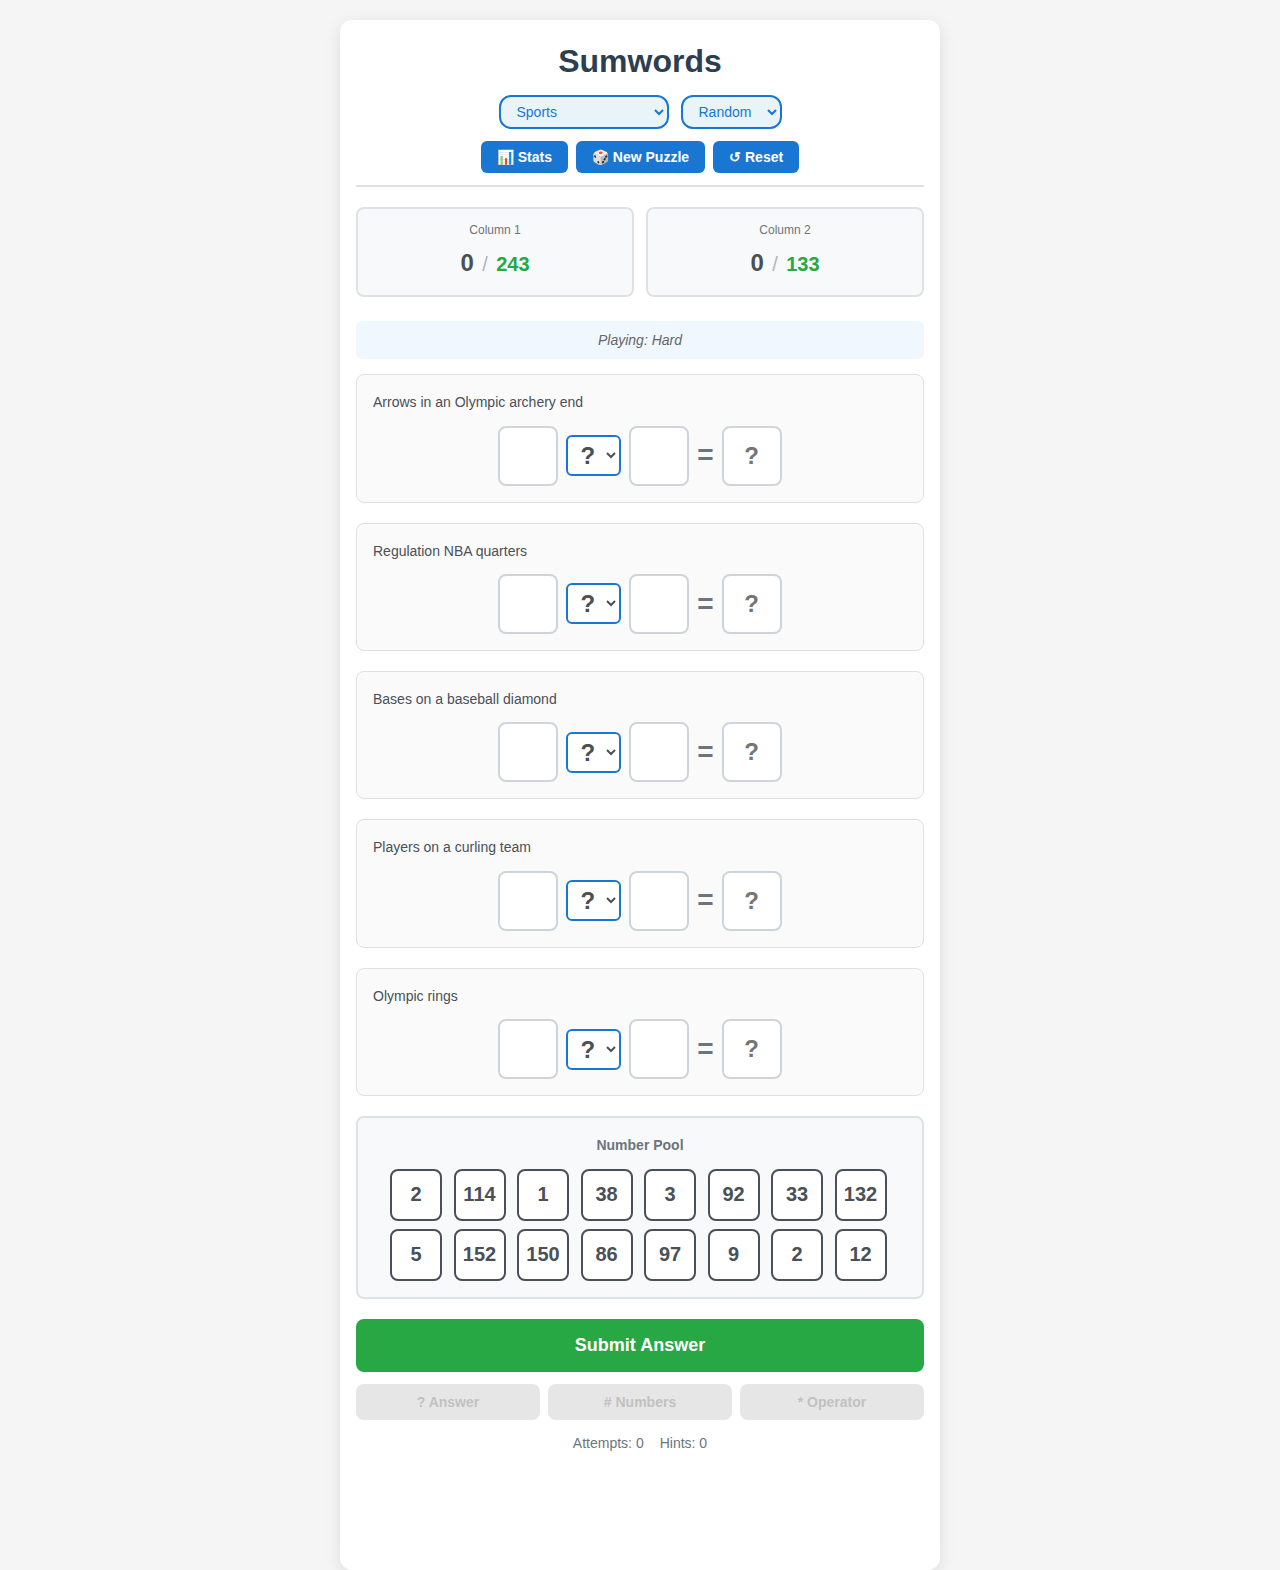
<file: index.html>
<!DOCTYPE html>
<html lang="en">
  <head>
    <meta charset="UTF-8" />
    <meta name="viewport" content="width=device-width, initial-scale=1.0" />
    <title>Sumwords - Know the Facts, Do the Math</title>
    <link rel="stylesheet" href="styles.css" />
  </head>
  <body>
    <!-- Resume Prompt Modal -->
    <div id="resume-modal" class="modal hidden">
      <div class="modal-content">
        <h2>Welcome Back!</h2>
        <p>You have an unfinished puzzle. Would you like to continue?</p>
        <div class="modal-buttons">
          <button id="resume-btn" class="btn btn-primary">Resume Puzzle</button>
          <button id="new-game-btn" class="btn btn-secondary">
            New Puzzle
          </button>
        </div>
      </div>
    </div>

    <!-- Statistics Modal -->
    <div id="stats-modal" class="modal hidden">
      <div class="modal-content stats-modal">
        <div class="modal-header">
          <h2>Statistics</h2>
          <button id="close-stats-btn" class="close-btn">&times;</button>
        </div>

        <div class="stats-section">
          <h3>Overall</h3>
          <div class="stats-grid">
            <div class="stat-item">
              <div class="stat-value" id="total-completed">0</div>
              <div class="stat-label">Completed</div>
            </div>
            <div class="stat-item">
              <div class="stat-value" id="total-attempts">0</div>
              <div class="stat-label">Total Attempts</div>
            </div>
            <div class="stat-item">
              <div class="stat-value" id="total-hints">0</div>
              <div class="stat-label">Total Hints</div>
            </div>
            <div class="stat-item">
              <div class="stat-value" id="perfect-games">0</div>
              <div class="stat-label">Perfect Games</div>
            </div>
            <div class="stat-item">
              <div class="stat-value" id="current-streak">0</div>
              <div class="stat-label">Current Streak</div>
            </div>
            <div class="stat-item">
              <div class="stat-value" id="best-streak">0</div>
              <div class="stat-label">Best Streak</div>
            </div>
          </div>
        </div>

        <div class="stats-section">
          <h3>By Difficulty</h3>

          <div class="difficulty-stats">
            <h4>Easy</h4>
            <div class="stats-row">
              <span>Completed:</span>
              <span id="easy-completed">0</span>
            </div>
            <div class="stats-row">
              <span>Attempts:</span>
              <span id="easy-attempts">0</span>
            </div>
            <div class="stats-row">
              <span>Hints Used:</span>
              <span id="easy-hints">0</span>
            </div>
            <div class="stats-row">
              <span>Perfect Games:</span>
              <span id="easy-perfect">0</span>
            </div>
            <div class="stats-row">
              <span>Avg Attempts:</span>
              <span id="easy-avg">0.0</span>
            </div>
          </div>

          <div class="difficulty-stats">
            <h4>Medium</h4>
            <div class="stats-row">
              <span>Completed:</span>
              <span id="medium-completed">0</span>
            </div>
            <div class="stats-row">
              <span>Attempts:</span>
              <span id="medium-attempts">0</span>
            </div>
            <div class="stats-row">
              <span>Hints Used:</span>
              <span id="medium-hints">0</span>
            </div>
            <div class="stats-row">
              <span>Perfect Games:</span>
              <span id="medium-perfect">0</span>
            </div>
            <div class="stats-row">
              <span>Avg Attempts:</span>
              <span id="medium-avg">0.0</span>
            </div>
          </div>

          <div class="difficulty-stats">
            <h4>Hard</h4>
            <div class="stats-row">
              <span>Completed:</span>
              <span id="hard-completed">0</span>
            </div>
            <div class="stats-row">
              <span>Attempts:</span>
              <span id="hard-attempts">0</span>
            </div>
            <div class="stats-row">
              <span>Hints Used:</span>
              <span id="hard-hints">0</span>
            </div>
            <div class="stats-row">
              <span>Perfect Games:</span>
              <span id="hard-perfect">0</span>
            </div>
            <div class="stats-row">
              <span>Avg Attempts:</span>
              <span id="hard-avg">0.0</span>
            </div>
          </div>

          <div class="difficulty-stats">
            <h4>Random</h4>
            <div class="stats-row">
              <span>Completed:</span>
              <span id="random-completed">0</span>
            </div>
            <div class="stats-row">
              <span>Attempts:</span>
              <span id="random-attempts">0</span>
            </div>
            <div class="stats-row">
              <span>Hints Used:</span>
              <span id="random-hints">0</span>
            </div>
            <div class="stats-row">
              <span>Perfect Games:</span>
              <span id="random-perfect">0</span>
            </div>
            <div class="stats-row">
              <span>Avg Attempts:</span>
              <span id="random-avg">0.0</span>
            </div>
          </div>
        </div>

        <div class="modal-footer">
          <button id="reset-stats-btn" class="btn btn-secondary">
            Reset Statistics
          </button>
        </div>
      </div>
    </div>

    <!-- Game Container -->
    <div class="game-container">
      <!-- Header -->
      <header class="game-header">
        <h1>Sumwords</h1>
        <div class="puzzle-info">
          <select id="category-select" class="puzzle-select">
            <option value="sports">Sports</option>
            <option value="history">History</option>
            <option value="geography">Geography</option>
            <option value="popculture">Pop Culture</option>
            <option value="science">Science</option>
            <option value="moviestv">Movies & TV</option>
            <option value="fooddrink">Food & Drink</option>
            <option value="technology">Technology</option>
            <option value="gamesliterature">Games & Literature</option>
            <option value="animalsnature">Animals & Nature</option>
            <option value="everything">Everything</option>
          </select>
          <select id="difficulty-select" class="puzzle-select">
            <option value="random">Random</option>
            <option value="easy">Easy</option>
            <option value="medium">Medium</option>
            <option value="hard">Hard</option>
          </select>
        </div>
        <div class="header-controls">
          <button class="btn-header" id="stats-btn">📊 Stats</button>
          <button class="btn-header" id="new-puzzle-btn">🎲 New Puzzle</button>
          <button class="btn-header" id="reset-btn">↺ Reset</button>
        </div>
      </header>

      <!-- Column Targets -->
      <div class="column-targets">
        <div class="target">
          <span class="label">Column 1</span>
          <span class="current" id="col1-current">0</span>
          <span class="separator">/</span>
          <span class="goal" id="col1-goal">36</span>
        </div>
        <div class="target">
          <span class="label">Column 2</span>
          <span class="current" id="col2-current">0</span>
          <span class="separator">/</span>
          <span class="goal" id="col2-goal">17</span>
        </div>
      </div>

      <!-- Assigned Difficulty (shows when Random is selected) -->
      <div
        id="assigned-difficulty"
        class="assigned-difficulty"
        style="display: none"
      ></div>

      <!-- Equations List -->
      <div class="equations-container">
        <!-- Equation 1 -->
        <div class="equation" data-equation="1">
          <div class="question">Super Bowls won by Tom Brady</div>
          <div class="equation-row">
            <button class="blank operand" data-position="op1-1"></button>
            <div class="operator-container" data-equation="1">
              <span class="operator">+</span>
              <select class="operator-select">
                <option value="">?</option>
                <option value="+">+</option>
                <option value="-">-</option>
                <option value="×">×</option>
                <option value="÷">÷</option>
              </select>
            </div>
            <button class="blank operand" data-position="op2-1"></button>
            <span class="equals">=</span>
            <input
              type="text"
              inputmode="numeric"
              pattern="[0-9]*"
              class="blank solution"
              data-position="sol-1"
              placeholder="?"
              maxlength="3"
            />
          </div>
        </div>

        <!-- Equation 2 -->
        <div class="equation" data-equation="2">
          <div class="question">Players on a basketball team</div>
          <div class="equation-row">
            <button class="blank operand" data-position="op1-2"></button>
            <div class="operator-container" data-equation="2">
              <span class="operator">+</span>
              <select class="operator-select">
                <option value="">?</option>
                <option value="+">+</option>
                <option value="-">-</option>
                <option value="×">×</option>
                <option value="÷">÷</option>
              </select>
            </div>
            <button class="blank operand" data-position="op2-2"></button>
            <span class="equals">=</span>
            <input
              type="text"
              inputmode="numeric"
              pattern="[0-9]*"
              class="blank solution"
              data-position="sol-2"
              placeholder="?"
              maxlength="3"
            />
          </div>
        </div>

        <!-- Equation 3 -->
        <div class="equation" data-equation="3">
          <div class="question">Innings in a baseball game</div>
          <div class="equation-row">
            <button class="blank operand" data-position="op1-3"></button>
            <div class="operator-container" data-equation="3">
              <span class="operator">+</span>
              <select class="operator-select">
                <option value="">?</option>
                <option value="+">+</option>
                <option value="-">-</option>
                <option value="×">×</option>
                <option value="÷">÷</option>
              </select>
            </div>
            <button class="blank operand" data-position="op2-3"></button>
            <span class="equals">=</span>
            <input
              type="text"
              inputmode="numeric"
              pattern="[0-9]*"
              class="blank solution"
              data-position="sol-3"
              placeholder="?"
              maxlength="3"
            />
          </div>
        </div>

        <!-- Equation 4 -->
        <div class="equation" data-equation="4">
          <div class="question">Points for an NFL touchdown</div>
          <div class="equation-row">
            <button class="blank operand" data-position="op1-4"></button>
            <div class="operator-container" data-equation="4">
              <span class="operator">+</span>
              <select class="operator-select">
                <option value="">?</option>
                <option value="+">+</option>
                <option value="-">-</option>
                <option value="×">×</option>
                <option value="÷">÷</option>
              </select>
            </div>
            <button class="blank operand" data-position="op2-4"></button>
            <span class="equals">=</span>
            <input
              type="text"
              inputmode="numeric"
              pattern="[0-9]*"
              class="blank solution"
              data-position="sol-4"
              placeholder="?"
              maxlength="3"
            />
          </div>
        </div>

        <!-- Equation 5 -->
        <div class="equation" data-equation="5">
          <div class="question">Frames in a game of bowling</div>
          <div class="equation-row">
            <button class="blank operand" data-position="op1-5"></button>
            <div class="operator-container" data-equation="5">
              <span class="operator">+</span>
              <select class="operator-select">
                <option value="">?</option>
                <option value="+">+</option>
                <option value="-">-</option>
                <option value="×">×</option>
                <option value="÷">÷</option>
              </select>
            </div>
            <button class="blank operand" data-position="op2-5"></button>
            <span class="equals">=</span>
            <input
              type="text"
              inputmode="numeric"
              pattern="[0-9]*"
              class="blank solution"
              data-position="sol-5"
              placeholder="?"
              maxlength="3"
            />
          </div>
        </div>

        <!-- Number Pool (bottom of screen) -->
        <div class="number-pool">
          <div class="pool-label">Number Pool</div>
          <div class="pool-numbers" id="number-pool">
            <!-- Numbers will be added by JavaScript -->
          </div>
        </div>

        <!-- Submit Button -->
        <div class="controls">
          <button class="btn-submit" id="submit-btn">Submit Answer</button>
          <div class="hint-buttons">
            <button
              class="btn-hint"
              id="reveal-answer-btn"
              disabled
              title="Reveal the answer for selected equation"
            >
              ? Answer
            </button>
            <button
              class="btn-hint"
              id="reveal-numbers-btn"
              disabled
              title="Reveal both numbers for selected equation"
            >
              # Numbers
            </button>
            <button
              class="btn-hint"
              id="reveal-operator-btn"
              disabled
              title="Reveal the operator for selected equation"
            >
              * Operator
            </button>
          </div>
          <div class="game-stats">
            <div class="attempts">
              Attempts: <span id="attempt-count">0</span>
            </div>
            <div class="hints">Hints: <span id="hint-count">0</span></div>
          </div>
        </div>

        <!-- Feedback Area -->
        <div class="feedback" id="feedback">
          <!-- Validation messages appear here -->
        </div>
      </div>

      <!-- Confetti Container -->
      <div class="confetti-container" id="confetti-container"></div>
    </div>
    <script src="game.js"></script>
  </body>
</html>
</file>
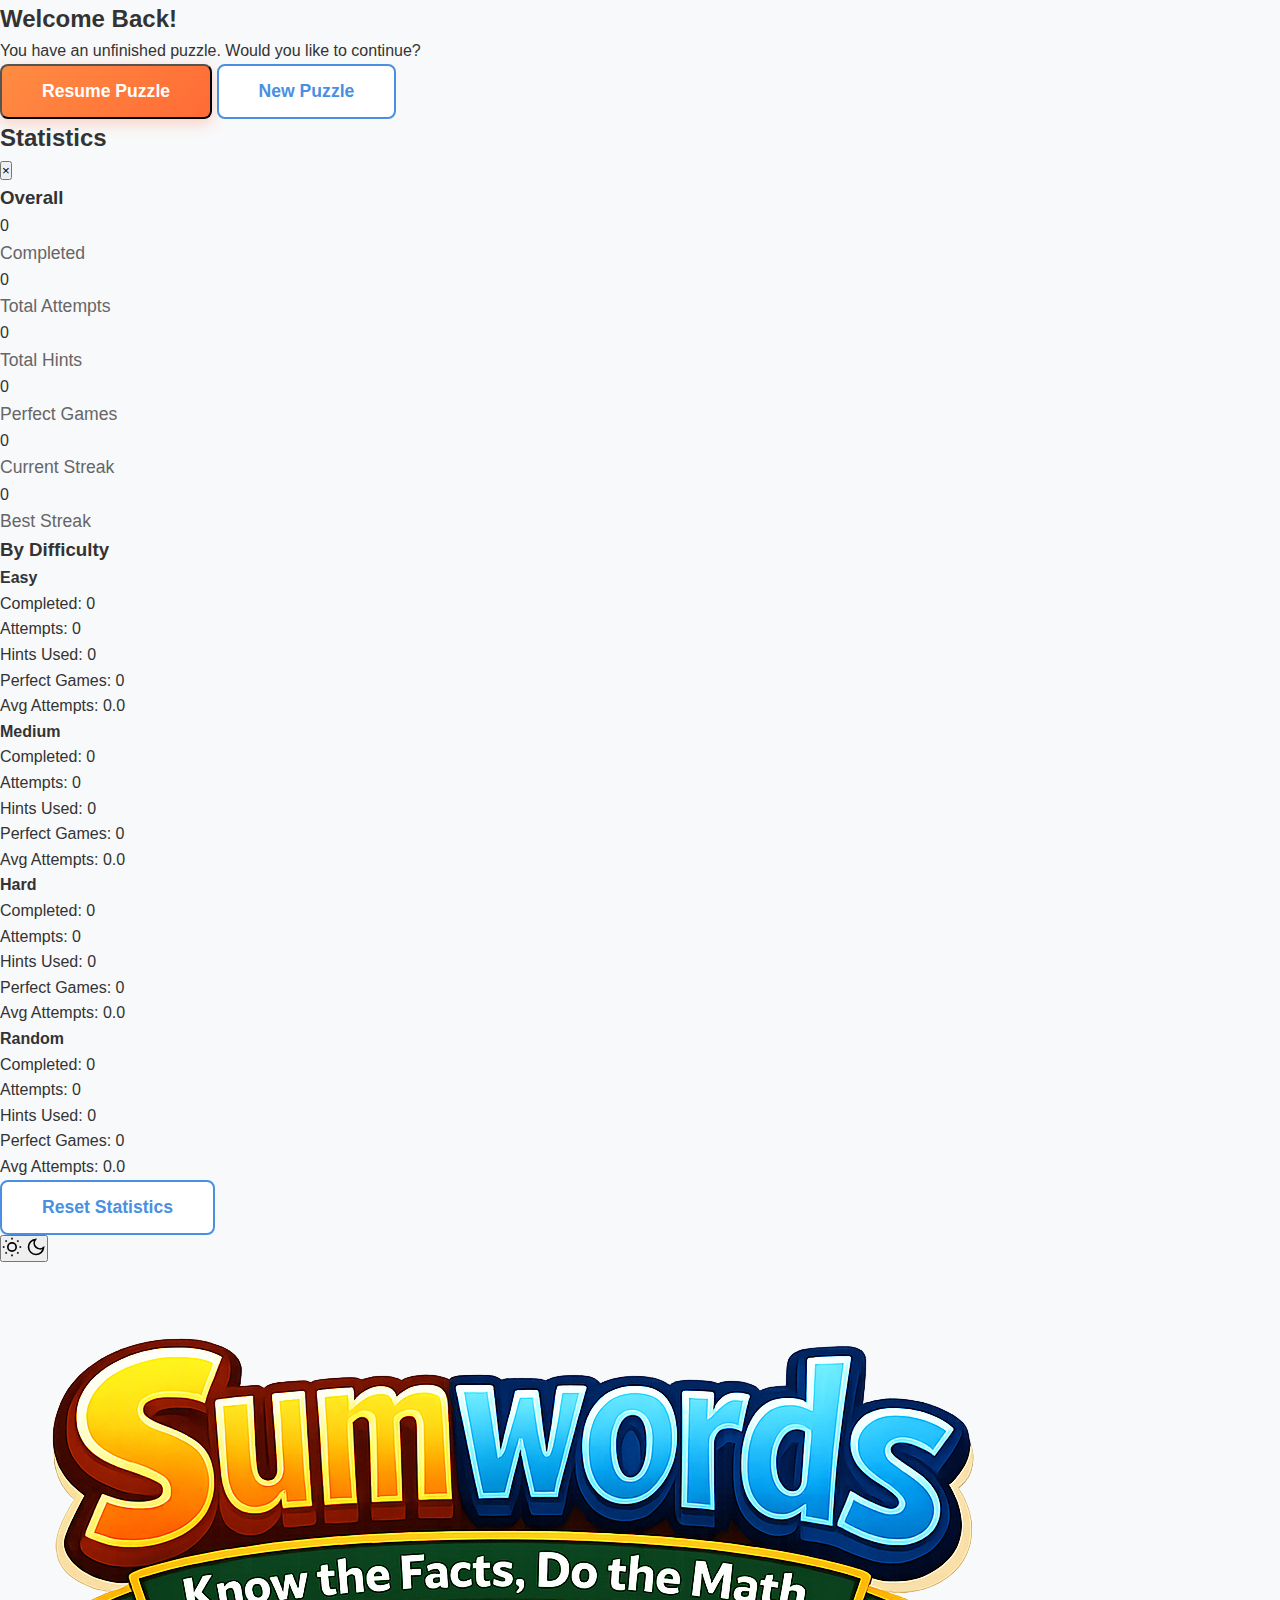
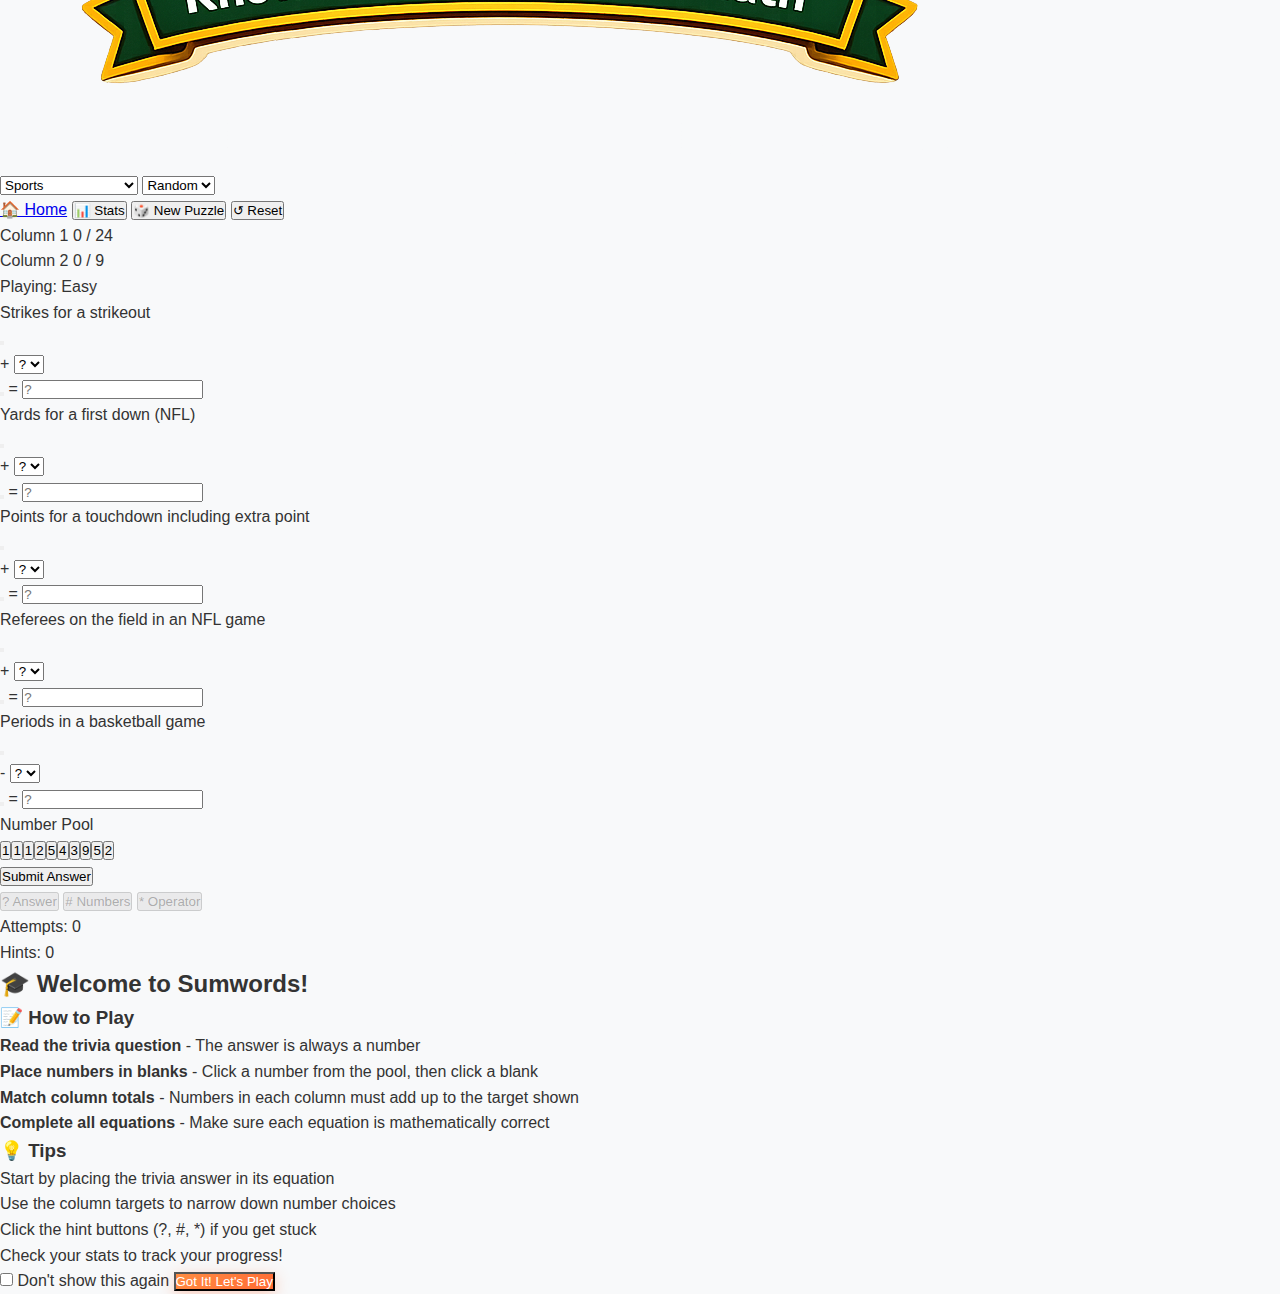
<file: landing/index.html>
<!DOCTYPE html>
<html lang="en">
  <head>
    <meta charset="UTF-8" />
    <meta name="viewport" content="width=device-width, initial-scale=1.0" />
    <title>Sumwords - Know the Facts, Do the Math</title>
    <link rel="stylesheet" href="styles.css" />
  </head>
  <body>
    <!-- Resume Prompt Modal -->
    <div id="resume-modal" class="modal hidden">
      <div class="modal-content">
        <h2>Welcome Back!</h2>
        <p>You have an unfinished puzzle. Would you like to continue?</p>
        <div class="modal-buttons">
          <button id="resume-btn" class="btn btn-primary">Resume Puzzle</button>
          <button id="new-game-btn" class="btn btn-secondary">
            New Puzzle
          </button>
        </div>
      </div>
    </div>

    <!-- Statistics Modal -->
    <div id="stats-modal" class="modal hidden">
      <div class="modal-content stats-modal">
        <div class="modal-header">
          <h2>Statistics</h2>
          <button id="close-stats-btn" class="close-btn">&times;</button>
        </div>

        <div class="stats-section">
          <h3>Overall</h3>
          <div class="stats-grid">
            <div class="stat-item">
              <div class="stat-value" id="total-completed">0</div>
              <div class="stat-label">Completed</div>
            </div>
            <div class="stat-item">
              <div class="stat-value" id="total-attempts">0</div>
              <div class="stat-label">Total Attempts</div>
            </div>
            <div class="stat-item">
              <div class="stat-value" id="total-hints">0</div>
              <div class="stat-label">Total Hints</div>
            </div>
            <div class="stat-item">
              <div class="stat-value" id="perfect-games">0</div>
              <div class="stat-label">Perfect Games</div>
            </div>
            <div class="stat-item">
              <div class="stat-value" id="current-streak">0</div>
              <div class="stat-label">Current Streak</div>
            </div>
            <div class="stat-item">
              <div class="stat-value" id="best-streak">0</div>
              <div class="stat-label">Best Streak</div>
            </div>
          </div>
        </div>

        <div class="stats-section">
          <h3>By Difficulty</h3>

          <div class="difficulty-stats">
            <h4>Easy</h4>
            <div class="stats-row">
              <span>Completed:</span>
              <span id="easy-completed">0</span>
            </div>
            <div class="stats-row">
              <span>Attempts:</span>
              <span id="easy-attempts">0</span>
            </div>
            <div class="stats-row">
              <span>Hints Used:</span>
              <span id="easy-hints">0</span>
            </div>
            <div class="stats-row">
              <span>Perfect Games:</span>
              <span id="easy-perfect">0</span>
            </div>
            <div class="stats-row">
              <span>Avg Attempts:</span>
              <span id="easy-avg">0.0</span>
            </div>
          </div>

          <div class="difficulty-stats">
            <h4>Medium</h4>
            <div class="stats-row">
              <span>Completed:</span>
              <span id="medium-completed">0</span>
            </div>
            <div class="stats-row">
              <span>Attempts:</span>
              <span id="medium-attempts">0</span>
            </div>
            <div class="stats-row">
              <span>Hints Used:</span>
              <span id="medium-hints">0</span>
            </div>
            <div class="stats-row">
              <span>Perfect Games:</span>
              <span id="medium-perfect">0</span>
            </div>
            <div class="stats-row">
              <span>Avg Attempts:</span>
              <span id="medium-avg">0.0</span>
            </div>
          </div>

          <div class="difficulty-stats">
            <h4>Hard</h4>
            <div class="stats-row">
              <span>Completed:</span>
              <span id="hard-completed">0</span>
            </div>
            <div class="stats-row">
              <span>Attempts:</span>
              <span id="hard-attempts">0</span>
            </div>
            <div class="stats-row">
              <span>Hints Used:</span>
              <span id="hard-hints">0</span>
            </div>
            <div class="stats-row">
              <span>Perfect Games:</span>
              <span id="hard-perfect">0</span>
            </div>
            <div class="stats-row">
              <span>Avg Attempts:</span>
              <span id="hard-avg">0.0</span>
            </div>
          </div>

          <div class="difficulty-stats">
            <h4>Random</h4>
            <div class="stats-row">
              <span>Completed:</span>
              <span id="random-completed">0</span>
            </div>
            <div class="stats-row">
              <span>Attempts:</span>
              <span id="random-attempts">0</span>
            </div>
            <div class="stats-row">
              <span>Hints Used:</span>
              <span id="random-hints">0</span>
            </div>
            <div class="stats-row">
              <span>Perfect Games:</span>
              <span id="random-perfect">0</span>
            </div>
            <div class="stats-row">
              <span>Avg Attempts:</span>
              <span id="random-avg">0.0</span>
            </div>
          </div>
        </div>

        <div class="modal-footer">
          <button id="reset-stats-btn" class="btn btn-secondary">
            Reset Statistics
          </button>
        </div>
      </div>
    </div>

    <!-- Theme Toggle Button -->
    <button id="theme-toggle" aria-label="Toggle dark mode">
      <svg
        class="sun-icon"
        width="20"
        height="20"
        viewBox="0 0 24 24"
        fill="none"
        stroke="currentColor"
        stroke-width="2"
      >
        <circle cx="12" cy="12" r="5"></circle>
        <line x1="12" y1="1" x2="12" y2="3"></line>
        <line x1="12" y1="21" x2="12" y2="23"></line>
        <line x1="4.22" y1="4.22" x2="5.64" y2="5.64"></line>
        <line x1="18.36" y1="18.36" x2="19.78" y2="19.78"></line>
        <line x1="1" y1="12" x2="3" y2="12"></line>
        <line x1="21" y1="12" x2="23" y2="12"></line>
        <line x1="4.22" y1="19.78" x2="5.64" y2="18.36"></line>
        <line x1="18.36" y1="5.64" x2="19.78" y2="4.22"></line>
      </svg>
      <svg
        class="moon-icon"
        width="20"
        height="20"
        viewBox="0 0 24 24"
        fill="none"
        stroke="currentColor"
        stroke-width="2"
      >
        <path d="M21 12.79A9 9 0 1 1 11.21 3 7 7 0 0 0 21 12.79z"></path>
      </svg>
    </button>

    <!-- Game Container -->
    <div class="game-container">
      <!-- Header -->
      <!-- Header -->
      <header class="game-header">
        <img
          src="Sumwords_Logo.png"
          alt="Sumwords - Know the Facts, Do the Math"
          class="game-logo"
        />
        <div class="puzzle-info">
          <select id="category-select" class="puzzle-select">
            <option value="sports">Sports</option>
            <option value="history">History</option>
            <option value="geography">Geography</option>
            <option value="popculture">Pop Culture</option>
            <option value="science">Science</option>
            <option value="moviestv">Movies & TV</option>
            <option value="fooddrink">Food & Drink</option>
            <option value="technology">Technology</option>
            <option value="gamesliterature">Games & Literature</option>
            <option value="animalsnature">Animals & Nature</option>
            <option value="everything">Everything</option>
          </select>
          <select id="difficulty-select" class="puzzle-select">
            <option value="random">Random</option>
            <option value="easy">Easy</option>
            <option value="medium">Medium</option>
            <option value="hard">Hard</option>
          </select>
        </div>
        <div class="header-controls">
          <a
            href="https://thebimsider.github.io/sumwords/landing/"
            class="btn-header btn-home"
            >🏠 Home</a
          >
          <button class="btn-header" id="stats-btn">📊 Stats</button>
          <button class="btn-header" id="new-puzzle-btn">🎲 New Puzzle</button>
          <button class="btn-header" id="reset-btn">↺ Reset</button>
        </div>
      </header>

      <!-- Column Targets -->
      <div class="column-targets">
        <div class="target">
          <span class="label">Column 1</span>
          <span class="current" id="col1-current">0</span>
          <span class="separator">/</span>
          <span class="goal" id="col1-goal">36</span>
        </div>
        <div class="target">
          <span class="label">Column 2</span>
          <span class="current" id="col2-current">0</span>
          <span class="separator">/</span>
          <span class="goal" id="col2-goal">17</span>
        </div>
      </div>

      <!-- Assigned Difficulty (shows when Random is selected) -->
      <div
        id="assigned-difficulty"
        class="assigned-difficulty"
        style="display: none"
      ></div>

      <!-- Equations List -->
      <div class="equations-container">
        <!-- Equation 1 -->
        <div class="equation" data-equation="1">
          <div class="question">Super Bowls won by Tom Brady</div>
          <div class="equation-row">
            <button class="blank operand" data-position="op1-1"></button>
            <div class="operator-container" data-equation="1">
              <span class="operator">+</span>
              <select class="operator-select">
                <option value="">?</option>
                <option value="+">+</option>
                <option value="-">-</option>
                <option value="×">×</option>
                <option value="÷">÷</option>
              </select>
            </div>
            <button class="blank operand" data-position="op2-1"></button>
            <span class="equals">=</span>
            <input
              type="text"
              inputmode="numeric"
              pattern="[0-9]*"
              class="blank solution"
              data-position="sol-1"
              placeholder="?"
              maxlength="3"
            />
          </div>
        </div>

        <!-- Equation 2 -->
        <div class="equation" data-equation="2">
          <div class="question">Players on a basketball team</div>
          <div class="equation-row">
            <button class="blank operand" data-position="op1-2"></button>
            <div class="operator-container" data-equation="2">
              <span class="operator">+</span>
              <select class="operator-select">
                <option value="">?</option>
                <option value="+">+</option>
                <option value="-">-</option>
                <option value="×">×</option>
                <option value="÷">÷</option>
              </select>
            </div>
            <button class="blank operand" data-position="op2-2"></button>
            <span class="equals">=</span>
            <input
              type="text"
              inputmode="numeric"
              pattern="[0-9]*"
              class="blank solution"
              data-position="sol-2"
              placeholder="?"
              maxlength="3"
            />
          </div>
        </div>

        <!-- Equation 3 -->
        <div class="equation" data-equation="3">
          <div class="question">Innings in a baseball game</div>
          <div class="equation-row">
            <button class="blank operand" data-position="op1-3"></button>
            <div class="operator-container" data-equation="3">
              <span class="operator">+</span>
              <select class="operator-select">
                <option value="">?</option>
                <option value="+">+</option>
                <option value="-">-</option>
                <option value="×">×</option>
                <option value="÷">÷</option>
              </select>
            </div>
            <button class="blank operand" data-position="op2-3"></button>
            <span class="equals">=</span>
            <input
              type="text"
              inputmode="numeric"
              pattern="[0-9]*"
              class="blank solution"
              data-position="sol-3"
              placeholder="?"
              maxlength="3"
            />
          </div>
        </div>

        <!-- Equation 4 -->
        <div class="equation" data-equation="4">
          <div class="question">Points for an NFL touchdown</div>
          <div class="equation-row">
            <button class="blank operand" data-position="op1-4"></button>
            <div class="operator-container" data-equation="4">
              <span class="operator">+</span>
              <select class="operator-select">
                <option value="">?</option>
                <option value="+">+</option>
                <option value="-">-</option>
                <option value="×">×</option>
                <option value="÷">÷</option>
              </select>
            </div>
            <button class="blank operand" data-position="op2-4"></button>
            <span class="equals">=</span>
            <input
              type="text"
              inputmode="numeric"
              pattern="[0-9]*"
              class="blank solution"
              data-position="sol-4"
              placeholder="?"
              maxlength="3"
            />
          </div>
        </div>

        <!-- Equation 5 -->
        <div class="equation" data-equation="5">
          <div class="question">Frames in a game of bowling</div>
          <div class="equation-row">
            <button class="blank operand" data-position="op1-5"></button>
            <div class="operator-container" data-equation="5">
              <span class="operator">+</span>
              <select class="operator-select">
                <option value="">?</option>
                <option value="+">+</option>
                <option value="-">-</option>
                <option value="×">×</option>
                <option value="÷">÷</option>
              </select>
            </div>
            <button class="blank operand" data-position="op2-5"></button>
            <span class="equals">=</span>
            <input
              type="text"
              inputmode="numeric"
              pattern="[0-9]*"
              class="blank solution"
              data-position="sol-5"
              placeholder="?"
              maxlength="3"
            />
          </div>
        </div>

        <!-- Number Pool (bottom of screen) -->
        <div class="number-pool">
          <div class="pool-label">Number Pool</div>
          <div class="pool-numbers" id="number-pool">
            <!-- Numbers will be added by JavaScript -->
          </div>
        </div>

        <!-- Submit Button -->
        <div class="controls">
          <button class="btn-submit" id="submit-btn">Submit Answer</button>
          <div class="hint-buttons">
            <button
              class="btn-hint"
              id="reveal-answer-btn"
              disabled
              title="Reveal the answer for selected equation"
            >
              ? Answer
            </button>
            <button
              class="btn-hint"
              id="reveal-numbers-btn"
              disabled
              title="Reveal both numbers for selected equation"
            >
              # Numbers
            </button>
            <button
              class="btn-hint"
              id="reveal-operator-btn"
              disabled
              title="Reveal the operator for selected equation"
            >
              * Operator
            </button>
          </div>
          <div class="game-stats">
            <div class="attempts">
              Attempts: <span id="attempt-count">0</span>
            </div>
            <div class="hints">Hints: <span id="hint-count">0</span></div>
          </div>
        </div>

        <!-- Feedback Area -->
        <div class="feedback" id="feedback">
          <!-- Validation messages appear here -->
        </div>
      </div>

      <!-- Confetti Container -->
      <div class="confetti-container" id="confetti-container"></div>
    </div>

    <!-- Tutorial Overlay -->
    <div id="tutorial-overlay" class="modal hidden">
      <div class="modal-content tutorial-content">
        <div class="modal-header">
          <h2>🎓 Welcome to Sumwords!</h2>
        </div>
        <div class="modal-body tutorial-body">
          <div class="tutorial-section">
            <h3>📝 How to Play</h3>
            <ol class="tutorial-list">
              <li>
                <strong>Read the trivia question</strong> - The answer is always
                a number
              </li>
              <li>
                <strong>Place numbers in blanks</strong> - Click a number from
                the pool, then click a blank
              </li>
              <li>
                <strong>Match column totals</strong> - Numbers in each column
                must add up to the target shown
              </li>
              <li>
                <strong>Complete all equations</strong> - Make sure each
                equation is mathematically correct
              </li>
            </ol>
          </div>

          <div class="tutorial-section">
            <h3>💡 Tips</h3>
            <ul class="tutorial-list">
              <li>Start by placing the trivia answer in its equation</li>
              <li>Use the column targets to narrow down number choices</li>
              <li>Click the hint buttons (?, #, *) if you get stuck</li>
              <li>Check your stats to track your progress!</li>
            </ul>
          </div>

          <div class="tutorial-footer">
            <label class="tutorial-checkbox">
              <input type="checkbox" id="tutorial-dont-show" />
              <span>Don't show this again</span>
            </label>
            <button class="btn-primary" id="tutorial-close">
              Got It! Let's Play
            </button>
          </div>
        </div>
      </div>
    </div>

    <script src="game.js"></script>
  </body>
</html>
</file>
<file: styles.css>
/* ===================================
   RESET & BASE STYLES
   =================================== */

* {
  margin: 0;
  padding: 0;
  box-sizing: border-box;
}

body {
  font-family: -apple-system, BlinkMacSystemFont, 'Segoe UI', Roboto, Oxygen,
    Ubuntu, Cantarell, sans-serif;
  background-color: #f5f5f5;
  color: #333;
  line-height: 1.6;
}

/* ===================================
   GAME CONTAINER
   =================================== */

.game-container {
  max-width: 600px;
  margin: 0 auto;
  padding: 16px;
  background-color: #fff;
  min-height: 100vh;
  display: flex;
  flex-direction: column;
}

/* ===================================
   HEADER
   =================================== */

.game-header {
  text-align: center;
  margin-bottom: 20px;
  padding-bottom: 12px;
  border-bottom: 2px solid #e0e0e0;
}

.game-header h1 {
  font-size: 32px;
  font-weight: 700;
  color: #2c3e50;
  margin-bottom: 8px;
}

.puzzle-info {
  display: flex;
  gap: 12px;
  justify-content: center;
  font-size: 14px;
}

.puzzle-select {
  padding: 6px 12px;
  border-radius: 12px;
  background-color: #e8f4f8;
  color: #1976d2;
  font-weight: 500;
  border: 2px solid #1976d2;
  font-size: 14px;
  cursor: pointer;
  transition: all 0.2s ease;
}

.puzzle-select:hover {
  background-color: #bbdefb;
}

.puzzle-select:focus {
  outline: none;
  box-shadow: 0 0 0 3px rgba(25, 118, 210, 0.2);
}

.header-controls {
  display: flex;
  gap: 8px;
  justify-content: center;
  margin-top: 12px;
}

.btn-header {
  padding: 8px 16px;
  font-size: 14px;
  font-weight: 600;
  color: #fff;
  background-color: #1976d2;
  border: none;
  border-radius: 6px;
  cursor: pointer;
  transition: all 0.2s ease;
}

.btn-header:hover {
  background-color: #1565c0;
  transform: translateY(-1px);
}

.btn-header:active {
  transform: translateY(0);
}

/* ===================================
   COLUMN TARGETS
   =================================== */

.column-targets {
  display: grid;
  grid-template-columns: 1fr 1fr;
  gap: 12px;
  margin-bottom: 24px;
}

.target {
  background-color: #f8f9fa;
  padding: 12px;
  border-radius: 8px;
  text-align: center;
  border: 2px solid #dee2e6;
}

.target .label {
  display: block;
  font-size: 12px;
  color: #6c757d;
  margin-bottom: 4px;
  font-weight: 500;
}

.target .current {
  font-size: 24px;
  font-weight: 700;
  color: #495057;
}

.target .separator {
  font-size: 20px;
  color: #adb5bd;
  margin: 0 4px;
}

.target .goal {
  font-size: 20px;
  font-weight: 600;
  color: #28a745;
}

/* Column target status colors */
.target.correct {
  border-color: #28a745;
  background-color: #d4edda;
}

.target.incorrect {
  border-color: #dc3545;
  background-color: #f8d7da;
}

.target.incomplete {
  border-color: #ffc107;
  background-color: #fff3cd;
}

/* Assigned Difficulty Label */
.assigned-difficulty {
  text-align: center;
  font-size: 14px;
  color: #666;
  padding: 8px;
  margin-bottom: 15px;
  font-style: italic;
  background: #f0f7ff;
  border-radius: 6px;
}

/* ===================================
   EQUATIONS
   =================================== */

.equations-container {
  flex: 1;
  margin-bottom: 20px;
}

.equation {
  margin-bottom: 20px;
  padding: 16px;
  background-color: #fafafa;
  border-radius: 8px;
  border: 1px solid #e0e0e0;
}

.equation.error {
  border-color: #dc3545;
  background-color: #fff5f5;
}

.equation.selected-for-hint {
  border-color: #ffc107;
  background-color: #fff9e6;
  box-shadow: 0 0 0 3px rgba(255, 193, 7, 0.2);
}

.equation.hinted {
  border-color: #17a2b8;
  background-color: #e7f7f9;
}

/* Hinted equation marker */
.equation.hinted::after {
  content: '💡';
  margin-left: 8px;
  font-size: 18px;
  opacity: 0.7;
}

.question {
  font-size: 14px;
  color: #495057;
  margin-bottom: 12px;
  font-weight: 500;
}

.equation-row {
  display: flex;
  align-items: center;
  justify-content: center;
  gap: 8px;
  font-size: 24px;
}

/* ===================================
   BLANKS (Operands & Solutions)
   =================================== */

.blank {
  width: 60px;
  height: 60px;
  font-size: 24px;
  font-weight: 700;
  border: 2px solid #ced4da;
  border-radius: 8px;
  background-color: #fff;
  cursor: pointer;
  transition: all 0.2s ease;
}

/* Operand blanks (buttons) */
.blank.operand {
  color: #495057;
}

.blank.operand:hover {
  border-color: #1976d2;
  background-color: #e3f2fd;
}

.blank.operand.selected {
  border-color: #0d47a1;
  background-color: #bbdefb;
  box-shadow: 0 0 0 3px rgba(25, 118, 210, 0.2);
}

/* Solution blanks (inputs) */
.blank.solution {
  text-align: center;
  color: #6c757d;
}

.blank.solution:focus {
  outline: none;
  border-color: #1976d2;
  background-color: #e3f2fd;
}

.blank.operand.filled {
  background-color: #e8f4f8;
  border-color: #1976d2;
}

/* Hint-revealed styling - HIGHER SPECIFICITY to override filled state */
.blank.operand.hint-revealed,
.blank.solution.hint-revealed {
  background-color: #fff3cd !important;
  border-color: #ffc107 !important;
  font-style: italic;
  color: #856404 !important;
}

.operator-select.hint-revealed {
  background-color: #fff3cd;
  border-color: #ffc107;
  font-style: italic;
  color: #856404;
}

.solution.hint-revealed {
  background-color: #fff3cd;
  border-color: #ffc107;
  font-style: italic;
  color: #856404;
}

.operator-select.hint-revealed {
  background-color: #fff3cd;
  border-color: #ffc107;
  font-style: italic;
  color: #856404;
}

/* No spinner removal needed - using text input with numeric keyboard */

/* ===================================
   OPERATORS & EQUALS
   =================================== */

.operator,
.equals {
  font-size: 28px;
  font-weight: 700;
  color: #6c757d;
  user-select: none;
}

/* Operator container for showing/hiding based on difficulty */
.operator-container {
  display: inline-block;
  min-width: 40px;
  text-align: center;
}

.operator-container .operator {
  display: inline;
}

.operator-container .operator.hidden {
  display: none;
}

.operator-container .operator-select {
  display: none;
}

.operator-container .operator-select.visible {
  display: inline-block;
}

.operator-select {
  font-size: 24px;
  font-weight: 700;
  color: #495057;
  border: 2px solid #1976d2;
  border-radius: 6px;
  background-color: #fff;
  padding: 4px 8px;
  cursor: pointer;
  text-align: center;
  min-width: 50px;
}

.operator-select:focus {
  outline: none;
  border-color: #0d47a1;
  background-color: #e3f2fd;
}

/* Style for selected operator */
.operator-select option {
  font-size: 18px;
}

/* ===================================
   NUMBER POOL
   =================================== */

.number-pool {
  background-color: #f8f9fa;
  padding: 16px;
  border-radius: 8px;
  border: 2px solid #dee2e6;
  margin-bottom: 20px;
}

.pool-label {
  font-size: 14px;
  font-weight: 600;
  color: #6c757d;
  margin-bottom: 12px;
  text-align: center;
}

.pool-numbers {
  display: grid;
  gap: 8px;
  margin: 0 auto;
}

/* Easy mode: 5×2 grid (10 numbers) */
.pool-numbers[data-difficulty='easy'] {
  grid-template-columns: repeat(5, 1fr);
  max-width: 320px;
}

/* Medium mode: 6×2 grid (12 numbers) */
.pool-numbers[data-difficulty='medium'] {
  grid-template-columns: repeat(6, 1fr);
  max-width: 380px;
}

/* Hard mode: 8×2 grid (16 numbers) */
.pool-numbers[data-difficulty='hard'] {
  grid-template-columns: repeat(8, 1fr);
  max-width: 500px;
}

.pool-number {
  width: 52px;
  height: 52px;
  font-size: 20px;
  font-weight: 700;
  border: 2px solid #495057;
  border-radius: 8px;
  background-color: #fff;
  color: #495057;
  cursor: pointer;
  transition: all 0.2s ease;
  display: flex;
  align-items: center;
  justify-content: center;
}

.pool-number:hover {
  border-color: #1976d2;
  background-color: #e3f2fd;
  transform: translateY(-2px);
}

.pool-number.selected {
  border-color: #0d47a1;
  background-color: #1976d2;
  color: #fff;
  box-shadow: 0 0 0 3px rgba(25, 118, 210, 0.3);
}

.pool-number.used {
  opacity: 0.3;
  cursor: not-allowed;
  pointer-events: none;
}

/* ===================================
   CONTROLS
   =================================== */
.controls {
  display: flex;
  flex-direction: column;
  gap: 12px;
  margin-bottom: 20px;
}

.hint-buttons {
  display: flex;
  gap: 8px;
  width: 100%;
}

.hint-buttons .btn-hint {
  flex: 1;
  padding: 10px 8px;
  font-size: 14px;
  white-space: nowrap;
}

.game-stats {
  display: flex;
  gap: 16px;
  justify-content: center;
}

.btn-submit {
  width: 100%;
  padding: 16px;
  font-size: 18px;
  font-weight: 700;
  color: #fff;
  background-color: #28a745;
  border: none;
  border-radius: 8px;
  cursor: pointer;
  transition: all 0.2s ease;
}

.btn-submit:hover {
  background-color: #218838;
  transform: translateY(-2px);
  box-shadow: 0 4px 8px rgba(0, 0, 0, 0.1);
}

.btn-submit:active {
  transform: translateY(0);
}

.btn-submit:disabled {
  background-color: #6c757d;
  cursor: not-allowed;
  transform: none;
}

.btn-hint {
  width: 100%;
  padding: 12px;
  font-size: 16px;
  font-weight: 600;
  color: #fff;
  background-color: #ffc107;
  border: none;
  border-radius: 8px;
  cursor: pointer;
  transition: all 0.2s ease;
}

.btn-hint:hover {
  background-color: #ffb300;
  transform: translateY(-1px);
}

.btn-hint:active {
  transform: translateY(0);
}

.btn-hint:disabled {
  background-color: #d6d6d6;
  color: #999;
  cursor: not-allowed;
  opacity: 0.6;
  transform: none;
}

.attempts,
.hints {
  text-align: center;
  font-size: 14px;
  color: #6c757d;
  font-weight: 500;
}

/* ===================================
   FEEDBACK
   =================================== */

.feedback {
  min-height: 60px;
  padding: 12px;
  border-radius: 8px;
  text-align: center;
  font-size: 14px;
  font-weight: 500;
}

.feedback.success {
  background-color: #d4edda;
  color: #155724;
  border: 2px solid #28a745;
}

.feedback.error {
  background-color: #f8d7da;
  color: #721c24;
  border: 2px solid #dc3545;
}

.feedback.warning {
  background-color: #fff3cd;
  color: #856404;
  border: 2px solid #ffc107;
}

/* ===================================
   RESPONSIVE ADJUSTMENTS
   =================================== */

@media (max-width: 480px) {
  .game-container {
    padding: 12px;
  }

  .blank {
    width: 52px;
    height: 52px;
    font-size: 20px;
  }

  .equation-row {
    font-size: 20px;
    gap: 6px;
  }

  .operator,
  .equals {
    font-size: 24px;
  }

  /* Medium difficulty: 3×4 grid on mobile */
  .pool-numbers[data-difficulty='medium'] {
    grid-template-columns: repeat(3, 1fr);
    max-width: 210px;
  }

  /* Hard difficulty: 4×4 grid on mobile */
  .pool-numbers[data-difficulty='hard'] {
    grid-template-columns: repeat(4, 1fr);
    max-width: 280px;
  }
}

@media (min-width: 768px) {
  .game-container {
    margin-top: 20px;
    border-radius: 12px;
    box-shadow: 0 4px 16px rgba(0, 0, 0, 0.1);
  }
}

/* ===================================
   CONFETTI ANIMATION
   =================================== */

.confetti-container {
  position: fixed;
  top: 0;
  left: 0;
  width: 100%;
  height: 100%;
  pointer-events: none;
  overflow: hidden;
  z-index: 9999;
}

.confetti {
  position: absolute;
  width: 10px;
  height: 10px;
  background-color: #f0f;
  top: -10px;
  opacity: 0;
  animation: confetti-fall 3s ease-out forwards;
}

@keyframes confetti-fall {
  0% {
    opacity: 1;
    transform: translateY(0) rotate(0deg);
  }
  100% {
    opacity: 0;
    transform: translateY(100vh) rotate(720deg);
  }
}

/* Confetti color variations */
.confetti:nth-child(5n + 1) {
  background-color: #ff6b6b;
}

.confetti:nth-child(5n + 2) {
  background-color: #4ecdc4;
}

.confetti:nth-child(5n + 3) {
  background-color: #ffe66d;
}

.confetti:nth-child(5n + 4) {
  background-color: #95e1d3;
}

.confetti:nth-child(5n + 5) {
  background-color: #f38181;
}

/* ===================================
   RESUME MODAL
   =================================== */

.modal {
  position: fixed;
  top: 0;
  left: 0;
  width: 100%;
  height: 100%;
  background-color: rgba(0, 0, 0, 0.7);
  display: flex;
  justify-content: center;
  align-items: center;
  z-index: 1000;
  transition: opacity 0.3s ease;
}

.modal.hidden {
  display: none;
}

.modal-content {
  background-color: white;
  padding: 2rem;
  border-radius: 12px;
  box-shadow: 0 4px 20px rgba(0, 0, 0, 0.3);
  max-width: 400px;
  width: 90%;
  text-align: center;
}

.modal-content h2 {
  margin: 0 0 1rem 0;
  color: #2c3e50;
  font-size: 1.5rem;
}

.modal-content p {
  margin: 0 0 1.5rem 0;
  color: #555;
  font-size: 1rem;
  line-height: 1.5;
}

.modal-buttons {
  display: flex;
  gap: 1rem;
  justify-content: center;
}

.modal-buttons .btn {
  flex: 1;
  padding: 0.75rem 1.5rem;
  font-size: 1rem;
  border: none;
  border-radius: 6px;
  cursor: pointer;
  transition: all 0.2s ease;
  font-weight: 500;
}

.btn-primary {
  background-color: #3498db;
  color: white;
}

.btn-primary:hover {
  background-color: #2980b9;
  transform: translateY(-1px);
}

.btn-secondary {
  background-color: #95a5a6;
  color: white;
}

.btn-secondary:hover {
  background-color: #7f8c8d;
  transform: translateY(-1px);
}

/* Mobile adjustments */
@media (max-width: 480px) {
  .modal-content {
    padding: 1.5rem;
  }

  .modal-buttons {
    flex-direction: column;
  }

  .modal-buttons .btn {
    width: 100%;
  }
}

/* ===================================
   STATISTICS MODAL
   =================================== */

.stats-modal {
  max-width: 600px;
  max-height: 80vh;
  overflow-y: auto;
}

.modal-header {
  display: flex;
  justify-content: space-between;
  align-items: center;
  margin-bottom: 1.5rem;
}

.modal-header h2 {
  margin: 0;
}

.close-btn {
  background: none;
  border: none;
  font-size: 2rem;
  color: #7f8c8d;
  cursor: pointer;
  padding: 0;
  width: 30px;
  height: 30px;
  display: flex;
  align-items: center;
  justify-content: center;
  transition: color 0.2s ease;
}

.close-btn:hover {
  color: #2c3e50;
}

.stats-section {
  margin-bottom: 2rem;
}

.stats-section h3 {
  margin: 0 0 1rem 0;
  color: #2c3e50;
  font-size: 1.2rem;
  border-bottom: 2px solid #3498db;
  padding-bottom: 0.5rem;
}

.stats-grid {
  display: grid;
  grid-template-columns: repeat(3, 1fr);
  gap: 1rem;
  margin-bottom: 1rem;
}

.stat-item {
  text-align: center;
  padding: 1rem;
  background-color: #f8f9fa;
  border-radius: 8px;
}

.stat-value {
  font-size: 2rem;
  font-weight: bold;
  color: #3498db;
  margin-bottom: 0.25rem;
}

.stat-label {
  font-size: 0.85rem;
  color: #555;
  text-transform: uppercase;
  letter-spacing: 0.5px;
}

.difficulty-stats {
  background-color: #f8f9fa;
  padding: 1rem;
  border-radius: 8px;
  margin-bottom: 1rem;
}

.difficulty-stats h4 {
  margin: 0 0 0.75rem 0;
  color: #2c3e50;
  font-size: 1rem;
}

.stats-row {
  display: flex;
  justify-content: space-between;
  padding: 0.5rem 0;
  border-bottom: 1px solid #e0e0e0;
}

.stats-row:last-child {
  border-bottom: none;
}

.stats-row span:first-child {
  color: #555;
}

.stats-row span:last-child {
  font-weight: bold;
  color: #2c3e50;
}

.modal-footer {
  margin-top: 1.5rem;
  padding-top: 1rem;
  border-top: 1px solid #e0e0e0;
  text-align: center;
}

/* Mobile adjustments */
@media (max-width: 640px) {
  .stats-modal {
    max-height: 90vh;
  }

  .stats-grid {
    grid-template-columns: repeat(2, 1fr);
  }

  .stat-value {
    font-size: 1.5rem;
  }

  .stat-label {
    font-size: 0.75rem;
  }
}

@media (max-width: 480px) {
  .stats-grid {
    grid-template-columns: 1fr;
  }
}
</file>
<file: landing/styles.css>
/* ========================================
   SUMWORDS LANDING PAGE STYLES
   Modern, clean design with responsive layout
   ======================================== */

/* Reset & Base Styles */
* {
  margin: 0;
  padding: 0;
  box-sizing: border-box;
}

body {
  font-family: -apple-system, BlinkMacSystemFont, 'Segoe UI', Roboto, Oxygen,
    Ubuntu, Cantarell, sans-serif;
  line-height: 1.6;
  color: #333;
  background-color: #f8f9fa;
}

.container {
  max-width: 1200px;
  margin: 0 auto;
  padding: 0 20px;
}

/* Hero Section */
.hero {
  background: #ffffff;
  color: #333;
  padding: 100px 20px;
  text-align: center;
  border-bottom: 3px solid #f0f0f0;
}

.logo-image {
  max-width: 600px;
  width: 90%;
  height: auto;
  margin-bottom: 30px;
  display: block;
  margin-left: auto;
  margin-right: auto;
  filter: drop-shadow(0 2px 4px rgba(0, 0, 0, 0.1));
}

.tagline {
  font-size: 1.5rem;
  font-weight: 500;
  margin-bottom: 15px;
  opacity: 0.95;
}

.subtitle {
  font-size: 1.1rem;
  margin-bottom: 40px;
  color: #666;
  max-width: 600px;
  margin-left: auto;
  margin-right: auto;
}

.cta-buttons {
  display: flex;
  gap: 20px;
  justify-content: center;
  flex-wrap: wrap;
}

/* Buttons */
.btn {
  display: inline-block;
  padding: 15px 40px;
  font-size: 1.1rem;
  font-weight: 600;
  text-decoration: none;
  border-radius: 8px;
  transition: all 0.3s ease;
  cursor: pointer;
}

.btn-primary {
  background: linear-gradient(135deg, #ff8c42 0%, #ff6b35 100%);
  color: #fff;
  box-shadow: 0 4px 15px rgba(255, 107, 53, 0.3);
}

.btn-primary:hover {
  transform: translateY(-2px);
  box-shadow: 0 6px 20px rgba(255, 107, 53, 0.4);
  background: linear-gradient(135deg, #ff9d5c 0%, #ff7b45 100%);
}

.btn-secondary {
  background-color: #fff;
  color: #4a90e2;
  border: 2px solid #4a90e2;
}

.btn-secondary:hover {
  background-color: #4a90e2;
  color: #fff;
  transform: translateY(-2px);
}

.btn-large {
  padding: 18px 50px;
  font-size: 1.2rem;
}

/* Stats Section */
.stats {
  background-color: #fff;
  padding: 60px 20px;
  box-shadow: 0 2px 10px rgba(0, 0, 0, 0.05);
}

.stat-grid {
  display: grid;
  grid-template-columns: repeat(auto-fit, minmax(200px, 1fr));
  gap: 40px;
  text-align: center;
}

.stat-number {
  font-size: 3.5rem;
  font-weight: 700;
  color: #ff6b35;
  margin-bottom: 10px;
}

.stat-label {
  font-size: 1.1rem;
  color: #666;
  font-weight: 500;
}

/* How to Play Section */
.how-to-play {
  padding: 80px 20px;
  background-color: #f8f9fa;
}

.how-to-play h2 {
  text-align: center;
  font-size: 2.5rem;
  margin-bottom: 50px;
  color: #333;
}

.steps {
  display: grid;
  grid-template-columns: repeat(auto-fit, minmax(250px, 1fr));
  gap: 30px;
}

.step {
  background-color: #fff;
  padding: 30px;
  border-radius: 12px;
  text-align: center;
  box-shadow: 0 2px 10px rgba(0, 0, 0, 0.08);
  transition: transform 0.3s ease, box-shadow 0.3s ease;
}

.step:hover {
  transform: translateY(-5px);
  box-shadow: 0 4px 20px rgba(0, 0, 0, 0.12);
}

.step-number {
  width: 50px;
  height: 50px;
  background: linear-gradient(135deg, #4a90e2 0%, #357abd 100%);
  color: white;
  border-radius: 50%;
  display: flex;
  align-items: center;
  justify-content: center;
  font-size: 1.5rem;
  font-weight: 700;
  margin: 0 auto 20px;
}

.step h3 {
  font-size: 1.3rem;
  margin-bottom: 10px;
  color: #333;
}

.step p {
  color: #666;
  font-size: 1rem;
}

/* Features Section */
.features {
  padding: 80px 20px;
  background-color: #fff;
}

.features h2 {
  text-align: center;
  font-size: 2.5rem;
  margin-bottom: 50px;
  color: #333;
}

.feature-grid {
  display: grid;
  grid-template-columns: repeat(auto-fit, minmax(300px, 1fr));
  gap: 30px;
}

.feature-card {
  background-color: #f8f9fa;
  padding: 30px;
  border-radius: 12px;
  text-align: center;
  transition: transform 0.3s ease, box-shadow 0.3s ease;
}

.feature-card:hover {
  transform: translateY(-5px);
  box-shadow: 0 4px 20px rgba(0, 0, 0, 0.1);
}

.feature-icon {
  font-size: 3rem;
  margin-bottom: 15px;
}

.feature-card h3 {
  font-size: 1.3rem;
  margin-bottom: 10px;
  color: #333;
}

.feature-card p {
  color: #666;
  font-size: 1rem;
}

/* Categories Section */
.categories {
  padding: 80px 20px;
  background-color: #f8f9fa;
}

.categories h2 {
  text-align: center;
  font-size: 2.5rem;
  margin-bottom: 40px;
  color: #333;
}

.category-list {
  display: flex;
  flex-wrap: wrap;
  gap: 15px;
  justify-content: center;
}

.category-tag {
  background-color: #f0f0f0;
  color: #333;
  padding: 12px 24px;
  border-radius: 25px;
  font-weight: 500;
  font-size: 1rem;
  box-shadow: 0 2px 8px rgba(0, 0, 0, 0.08);
  transition: all 0.3s ease;
}

.category-tag:hover {
  background: linear-gradient(135deg, #ff8c42 0%, #ff6b35 100%);
  color: #fff;
  transform: translateY(-2px);
  box-shadow: 0 4px 12px rgba(255, 107, 53, 0.3);
}

.everything-tag {
  background: linear-gradient(135deg, #ff8c42 0%, #ff6b35 100%);
  color: #fff;
  font-weight: 600;
}

.everything-tag:hover {
  background: #f0f0f0;
  color: #333;
  transform: translateY(-2px);
  box-shadow: 0 2px 8px rgba(0, 0, 0, 0.08);
}

/* CTA Section */
.cta {
  background: linear-gradient(135deg, #4a90e2 0%, #357abd 100%);
  color: white;
  padding: 80px 20px;
  text-align: center;
}

.cta h2 {
  font-size: 2.5rem;
  margin-bottom: 15px;
}

.cta p {
  font-size: 1.2rem;
  margin-bottom: 30px;
  opacity: 0.9;
}

/* Footer */
footer {
  background-color: #2d3748;
  color: #cbd5e0;
  padding: 40px 20px;
  text-align: center;
}

footer p {
  margin-bottom: 10px;
}

footer a {
  color: #ff8c42;
  text-decoration: none;
  transition: color 0.3s ease;
}

footer a:hover {
  color: #ff6b35;
}

/* Responsive Design */
@media (max-width: 768px) {
  .logo-image {
    max-width: 400px;
  }

  .tagline {
    font-size: 1.2rem;
  }

  .subtitle {
    font-size: 1rem;
  }

  .hero {
    padding: 60px 20px;
  }

  .how-to-play h2,
  .features h2,
  .categories h2,
  .cta h2 {
    font-size: 2rem;
  }

  .stat-number {
    font-size: 2.5rem;
  }

  .btn {
    padding: 12px 30px;
    font-size: 1rem;
  }

  .btn-large {
    padding: 15px 40px;
    font-size: 1.1rem;
  }

  .steps {
    grid-template-columns: 1fr;
  }

  .feature-grid {
    grid-template-columns: 1fr;
  }
}

@media (max-width: 480px) {
  .logo-image {
    max-width: 280px;
  }

  .cta-buttons {
    flex-direction: column;
  }

  .btn {
    width: 100%;
    max-width: 300px;
  }
}
</file>
